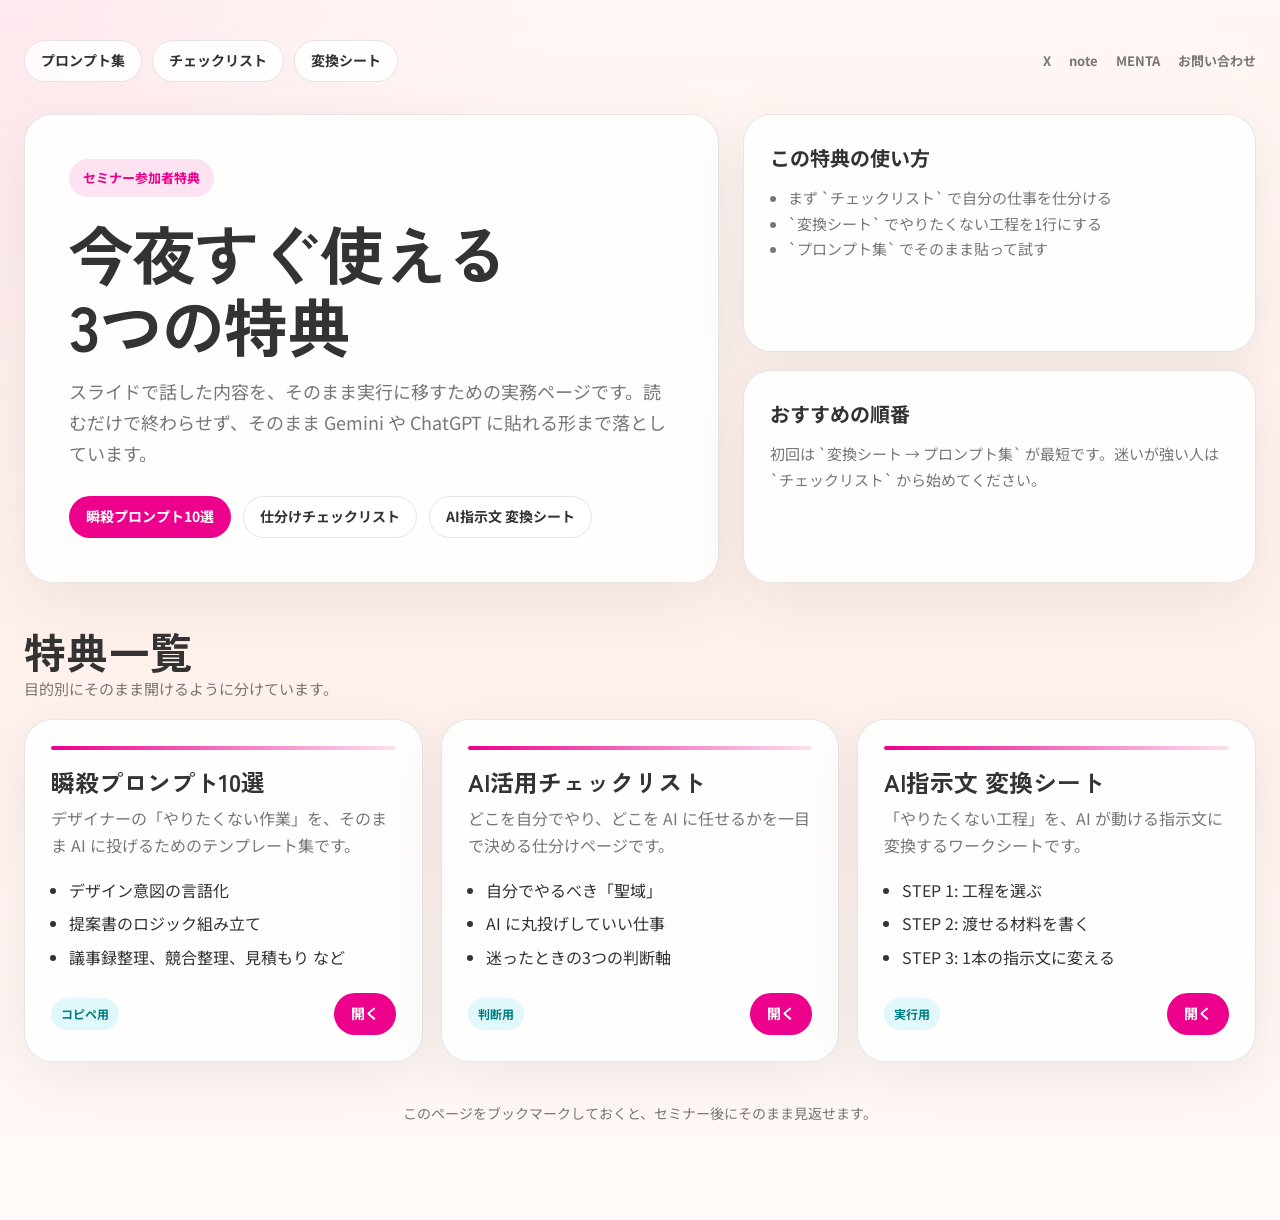
<file: slides/index.html>
<!DOCTYPE html>
<html lang="ja">
<head>
  <meta charset="UTF-8">
  <meta name="viewport" content="width=device-width, initial-scale=1.0">
  <title>参加特典 | ひろしまクリエイターズギルド AIセミナー</title>
  <link rel="icon" href="data:image/svg+xml,%3Csvg xmlns='http://www.w3.org/2000/svg' viewBox='0 0 64 64'%3E%3Crect width='64' height='64' rx='14' fill='%23ec008c'/%3E%3Ctext x='50%25' y='53%25' dominant-baseline='middle' text-anchor='middle' font-family='Arial, sans-serif' font-size='30' font-weight='700' fill='white'%3EAI%3C/text%3E%3C/svg%3E">
  <link rel="preconnect" href="https://fonts.googleapis.com">
  <link rel="preconnect" href="https://fonts.gstatic.com" crossorigin>
  <link href="https://fonts.googleapis.com/css2?family=Noto+Sans+JP:wght@400;700&family=Zen+Kaku+Gothic+New:wght@400;700&display=swap" rel="stylesheet">
  <link rel="stylesheet" href="style.css?v=20260315-tokuten2">
</head>
<body>
  <div class="page-shell">
    <div class="topbar">
      <div class="topbar-links">
        <a class="chip-link" href="prompts.html">プロンプト集</a>
        <a class="chip-link" href="checklist.html">チェックリスト</a>
        <a class="chip-link" href="conversion-sheet.html">変換シート</a>
      </div>
      <div class="topbar-external">
        <a href="https://x.com/kawai_design" target="_blank" rel="noopener">X</a>
        <a href="https://note.com/kawaidesign" target="_blank" rel="noopener">note</a>
        <a href="https://menta.work/plan/16538?ref=mentor_profile" target="_blank" rel="noopener">MENTA</a>
        <a href="https://official-site-4ez.pages.dev" target="_blank" rel="noopener">お問い合わせ</a>
      </div>
    </div>
    <button class="hamburger" id="hamburger" aria-label="メニュー"><span></span><span></span><span></span></button>
    <nav class="mobile-nav" id="mobile-nav">
      <a href="index.html">特典トップ</a>
      <a href="prompts.html">プロンプト集</a>
      <a href="checklist.html">チェックリスト</a>
      <a href="conversion-sheet.html">変換シート</a>
      <hr class="mobile-nav-divider">
      <a href="https://x.com/kawai_design" target="_blank" rel="noopener">X</a>
      <a href="https://note.com/kawaidesign" target="_blank" rel="noopener">note</a>
      <a href="https://menta.work/plan/16538?ref=mentor_profile" target="_blank" rel="noopener">MENTA</a>
      <a href="https://official-site-4ez.pages.dev" target="_blank" rel="noopener">お問い合わせ</a>
    </nav>

    <section class="hero">
      <div class="hero-card">
        <span class="eyebrow">セミナー参加者特典</span>
        <h1>今夜すぐ使える<br>3つの特典</h1>
        <p>スライドで話した内容を、そのまま実行に移すための実務ページです。読むだけで終わらせず、そのまま Gemini や ChatGPT に貼れる形まで落としています。</p>
        <div class="hero-actions">
          <a class="chip-link is-primary" href="prompts.html">瞬殺プロンプト10選</a>
          <a class="chip-link" href="checklist.html">仕分けチェックリスト</a>
          <a class="chip-link" href="conversion-sheet.html">AI指示文 変換シート</a>
        </div>
      </div>
      <div class="hero-side">
        <div class="panel">
          <h2>この特典の使い方</h2>
          <ul>
            <li>まず `チェックリスト` で自分の仕事を仕分ける</li>
            <li>`変換シート` でやりたくない工程を1行にする</li>
            <li>`プロンプト集` でそのまま貼って試す</li>
          </ul>
        </div>
        <div class="panel">
          <h2>おすすめの順番</h2>
          <p>初回は `変換シート → プロンプト集` が最短です。迷いが強い人は `チェックリスト` から始めてください。</p>
        </div>
      </div>
    </section>

    <section class="section">
      <div class="section-title">
        <div>
          <h2>特典一覧</h2>
          <p>目的別にそのまま開けるように分けています。</p>
        </div>
      </div>
      <div class="card-grid">
        <article class="content-card">
          <div class="accent-line"></div>
          <h3>瞬殺プロンプト10選</h3>
          <p>デザイナーの「やりたくない作業」を、そのまま AI に投げるためのテンプレート集です。</p>
          <ul>
            <li>デザイン意図の言語化</li>
            <li>提案書のロジック組み立て</li>
            <li>議事録整理、競合整理、見積もり など</li>
          </ul>
          <div class="card-footer">
            <span class="mini-tag">コピペ用</span>
            <a class="chip-link is-primary" href="prompts.html">開く</a>
          </div>
        </article>

        <article class="content-card">
          <div class="accent-line"></div>
          <h3>AI活用チェックリスト</h3>
          <p>どこを自分でやり、どこを AI に任せるかを一目で決める仕分けページです。</p>
          <ul>
            <li>自分でやるべき「聖域」</li>
            <li>AI に丸投げしていい仕事</li>
            <li>迷ったときの3つの判断軸</li>
          </ul>
          <div class="card-footer">
            <span class="mini-tag">判断用</span>
            <a class="chip-link is-primary" href="checklist.html">開く</a>
          </div>
        </article>

        <article class="content-card">
          <div class="accent-line"></div>
          <h3>AI指示文 変換シート</h3>
          <p>「やりたくない工程」を、AI が動ける指示文に変換するワークシートです。</p>
          <ul>
            <li>STEP 1: 工程を選ぶ</li>
            <li>STEP 2: 渡せる材料を書く</li>
            <li>STEP 3: 1本の指示文に変える</li>
          </ul>
          <div class="card-footer">
            <span class="mini-tag">実行用</span>
            <a class="chip-link is-primary" href="conversion-sheet.html">開く</a>
          </div>
        </article>
      </div>
    </section>

    <p class="footer-note">このページをブックマークしておくと、セミナー後にそのまま見返せます。</p>
  </div>
<script>
  const btn = document.getElementById('hamburger');
  const nav = document.getElementById('mobile-nav');
  btn.addEventListener('click', () => {
    btn.classList.toggle('is-open');
    nav.classList.toggle('is-open');
  });
  nav.addEventListener('click', e => {
    if (e.target === nav) { btn.classList.remove('is-open'); nav.classList.remove('is-open'); }
  });
</script>
</body>
</html>
</file>
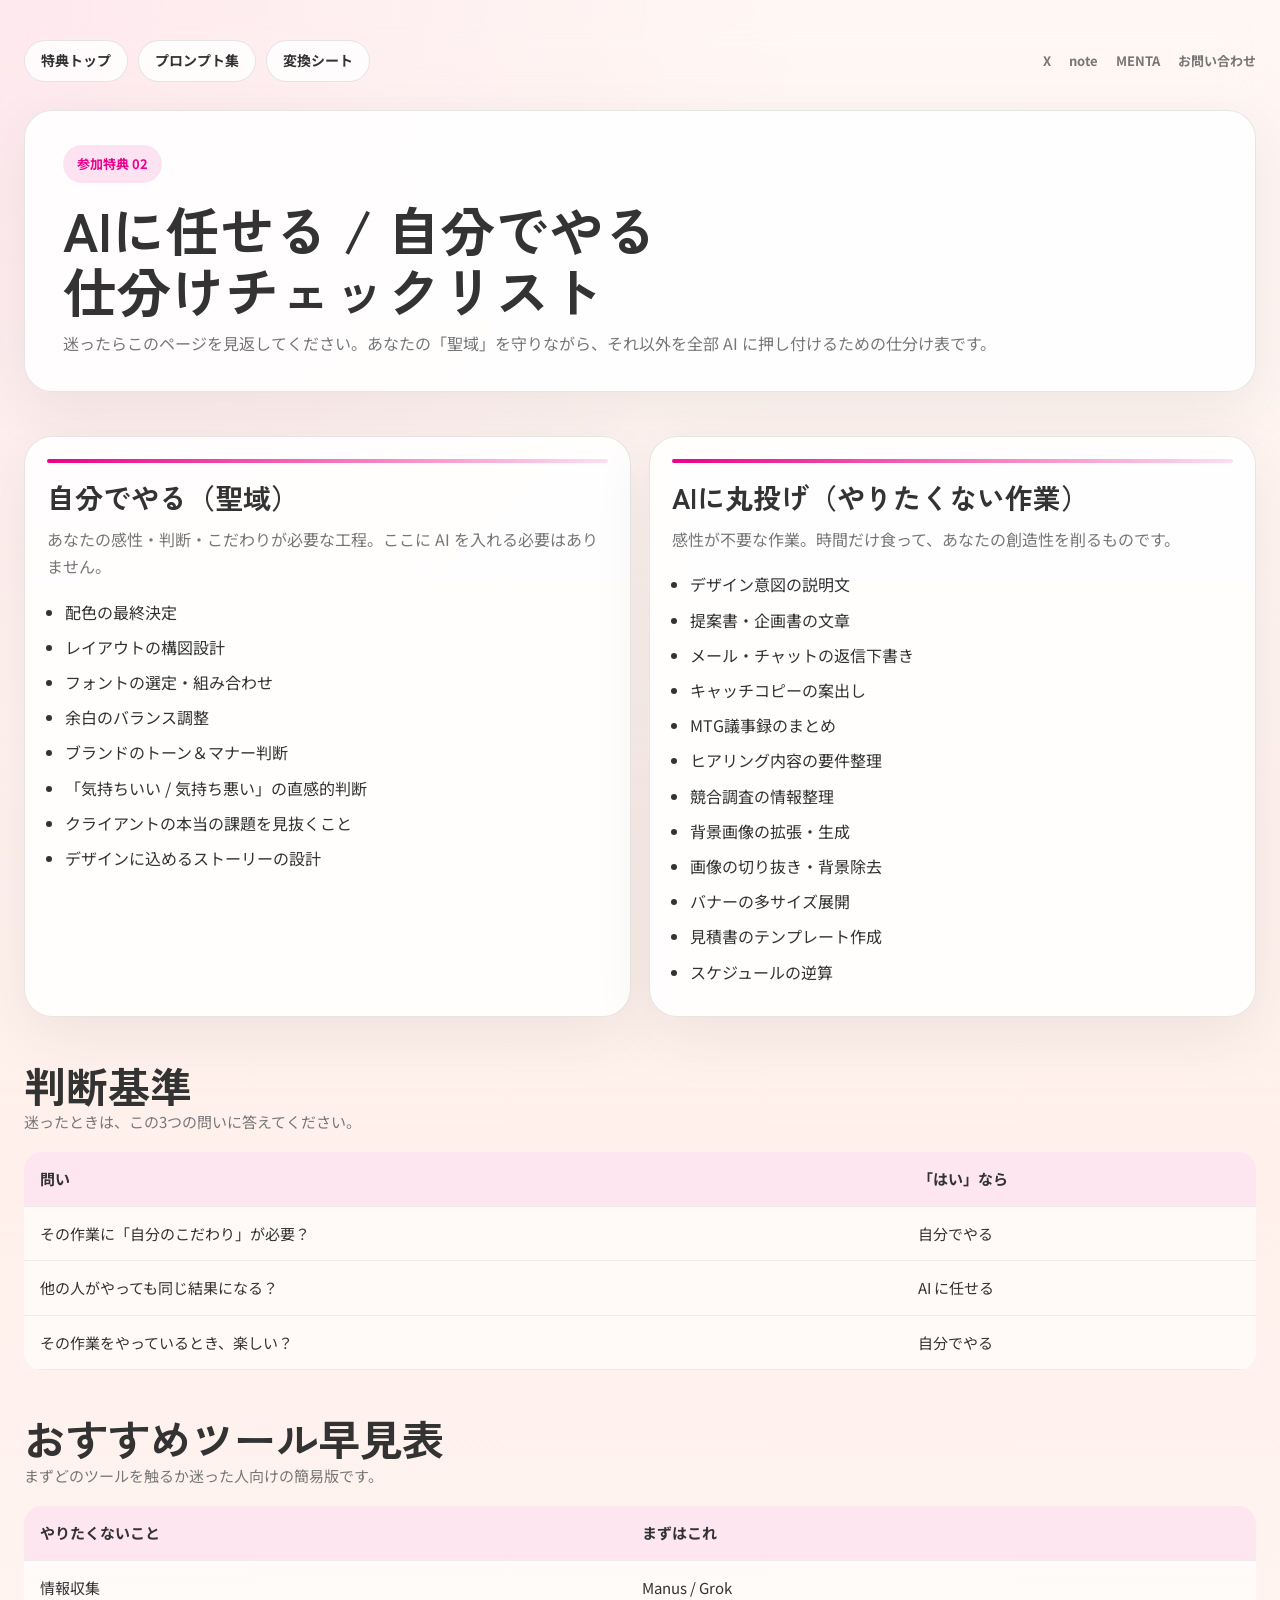
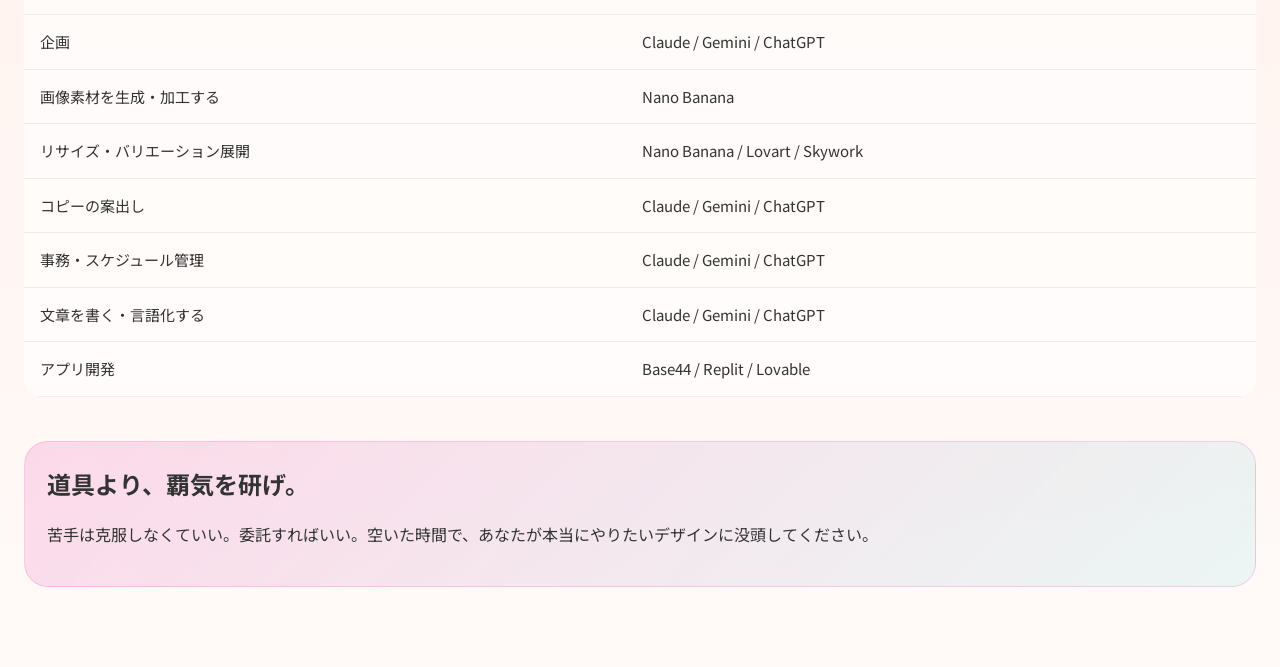
<file: slides/checklist.html>
<!DOCTYPE html>
<html lang="ja">
<head>
  <meta charset="UTF-8">
  <meta name="viewport" content="width=device-width, initial-scale=1.0">
  <title>AI活用チェックリスト | 参加特典</title>
  <link rel="icon" href="data:image/svg+xml,%3Csvg xmlns='http://www.w3.org/2000/svg' viewBox='0 0 64 64'%3E%3Crect width='64' height='64' rx='14' fill='%23ec008c'/%3E%3Ctext x='50%25' y='53%25' dominant-baseline='middle' text-anchor='middle' font-family='Arial, sans-serif' font-size='30' font-weight='700' fill='white'%3EAI%3C/text%3E%3C/svg%3E">
  <link rel="preconnect" href="https://fonts.googleapis.com">
  <link rel="preconnect" href="https://fonts.gstatic.com" crossorigin>
  <link href="https://fonts.googleapis.com/css2?family=Noto+Sans+JP:wght@400;700&family=Zen+Kaku+Gothic+New:wght@400;700&display=swap" rel="stylesheet">
  <link rel="stylesheet" href="style.css?v=20260315-tokuten2">
</head>
<body>
  <div class="page-shell">
    <div class="topbar">
      <div class="topbar-links">
        <a class="chip-link" href="index.html">特典トップ</a>
        <a class="chip-link" href="prompts.html">プロンプト集</a>
        <a class="chip-link" href="conversion-sheet.html">変換シート</a>
      </div>
      <div class="topbar-external">
        <a href="https://x.com/kawai_design" target="_blank" rel="noopener">X</a>
        <a href="https://note.com/kawaidesign" target="_blank" rel="noopener">note</a>
        <a href="https://menta.work/plan/16538?ref=mentor_profile" target="_blank" rel="noopener">MENTA</a>
        <a href="https://official-site-4ez.pages.dev" target="_blank" rel="noopener">お問い合わせ</a>
      </div>
    </div>
    <button class="hamburger" id="hamburger" aria-label="メニュー"><span></span><span></span><span></span></button>
    <nav class="mobile-nav" id="mobile-nav">
      <a href="index.html">特典トップ</a>
      <a href="prompts.html">プロンプト集</a>
      <a href="checklist.html">チェックリスト</a>
      <a href="conversion-sheet.html">変換シート</a>
      <hr class="mobile-nav-divider">
      <a href="https://x.com/kawai_design" target="_blank" rel="noopener">X</a>
      <a href="https://note.com/kawaidesign" target="_blank" rel="noopener">note</a>
      <a href="https://menta.work/plan/16538?ref=mentor_profile" target="_blank" rel="noopener">MENTA</a>
      <a href="https://official-site-4ez.pages.dev" target="_blank" rel="noopener">お問い合わせ</a>
    </nav>

    <section class="hero-card detail-hero">
      <span class="eyebrow">参加特典 02</span>
      <h1>AIに任せる / 自分でやる<br>仕分けチェックリスト</h1>
      <p>迷ったらこのページを見返してください。あなたの「聖域」を守りながら、それ以外を全部 AI に押し付けるための仕分け表です。</p>
    </section>

    <section class="section">
      <div class="check-grid">
        <article class="content-card check-card">
          <div class="accent-line"></div>
          <h2>自分でやる（聖域）</h2>
          <p>あなたの感性・判断・こだわりが必要な工程。ここに AI を入れる必要はありません。</p>
          <ul>
            <li>配色の最終決定</li>
            <li>レイアウトの構図設計</li>
            <li>フォントの選定・組み合わせ</li>
            <li>余白のバランス調整</li>
            <li>ブランドのトーン＆マナー判断</li>
            <li>「気持ちいい / 気持ち悪い」の直感的判断</li>
            <li>クライアントの本当の課題を見抜くこと</li>
            <li>デザインに込めるストーリーの設計</li>
          </ul>
        </article>

        <article class="content-card check-card">
          <div class="accent-line"></div>
          <h2>AIに丸投げ（やりたくない作業）</h2>
          <p>感性が不要な作業。時間だけ食って、あなたの創造性を削るものです。</p>
          <ul>
            <li>デザイン意図の説明文</li>
            <li>提案書・企画書の文章</li>
            <li>メール・チャットの返信下書き</li>
            <li>キャッチコピーの案出し</li>
            <li>MTG議事録のまとめ</li>
            <li>ヒアリング内容の要件整理</li>
            <li>競合調査の情報整理</li>
            <li>背景画像の拡張・生成</li>
            <li>画像の切り抜き・背景除去</li>
            <li>バナーの多サイズ展開</li>
            <li>見積書のテンプレート作成</li>
            <li>スケジュールの逆算</li>
          </ul>
        </article>
      </div>
    </section>

    <section class="section">
      <div class="section-title">
        <div>
          <h2>判断基準</h2>
          <p>迷ったときは、この3つの問いに答えてください。</p>
        </div>
      </div>
      <div class="table-wrap">
        <table>
          <thead>
            <tr>
              <th>問い</th>
              <th>「はい」なら</th>
            </tr>
          </thead>
          <tbody>
            <tr>
              <td>その作業に「自分のこだわり」が必要？</td>
              <td>自分でやる</td>
            </tr>
            <tr>
              <td>他の人がやっても同じ結果になる？</td>
              <td>AI に任せる</td>
            </tr>
            <tr>
              <td>その作業をやっているとき、楽しい？</td>
              <td>自分でやる</td>
            </tr>
          </tbody>
        </table>
      </div>
    </section>

    <section class="section">
      <div class="section-title">
        <div>
          <h2>おすすめツール早見表</h2>
          <p>まずどのツールを触るか迷った人向けの簡易版です。</p>
        </div>
      </div>
      <div class="table-wrap">
        <table>
          <thead>
            <tr>
              <th>やりたくないこと</th>
              <th>まずはこれ</th>
            </tr>
          </thead>
          <tbody>
            <tr>
              <td>情報収集</td>
              <td>Manus / Grok</td>
            </tr>
            <tr>
              <td>企画</td>
              <td>Claude / Gemini / ChatGPT</td>
            </tr>
            <tr>
              <td>画像素材を生成・加工する</td>
              <td>Nano Banana</td>
            </tr>
            <tr>
              <td>リサイズ・バリエーション展開</td>
              <td>Nano Banana / Lovart / Skywork</td>
            </tr>
            <tr>
              <td>コピーの案出し</td>
              <td>Claude / Gemini / ChatGPT</td>
            </tr>
            <tr>
              <td>事務・スケジュール管理</td>
              <td>Claude / Gemini / ChatGPT</td>
            </tr>
            <tr>
              <td>文章を書く・言語化する</td>
              <td>Claude / Gemini / ChatGPT</td>
            </tr>
            <tr>
              <td>アプリ開発</td>
              <td>Base44 / Replit / Lovable</td>
            </tr>
          </tbody>
        </table>
      </div>
    </section>

    <section class="section">
      <div class="callout">
        <h2>道具より、覇気を研げ。</h2>
        <p>苦手は克服しなくていい。委託すればいい。空いた時間で、あなたが本当にやりたいデザインに没頭してください。</p>
      </div>
    </section>
  </div>
<script>
  const btn = document.getElementById('hamburger');
  const nav = document.getElementById('mobile-nav');
  btn.addEventListener('click', () => {
    btn.classList.toggle('is-open');
    nav.classList.toggle('is-open');
  });
  nav.addEventListener('click', e => {
    if (e.target === nav) { btn.classList.remove('is-open'); nav.classList.remove('is-open'); }
  });
</script>
</body>
</html>
</file>
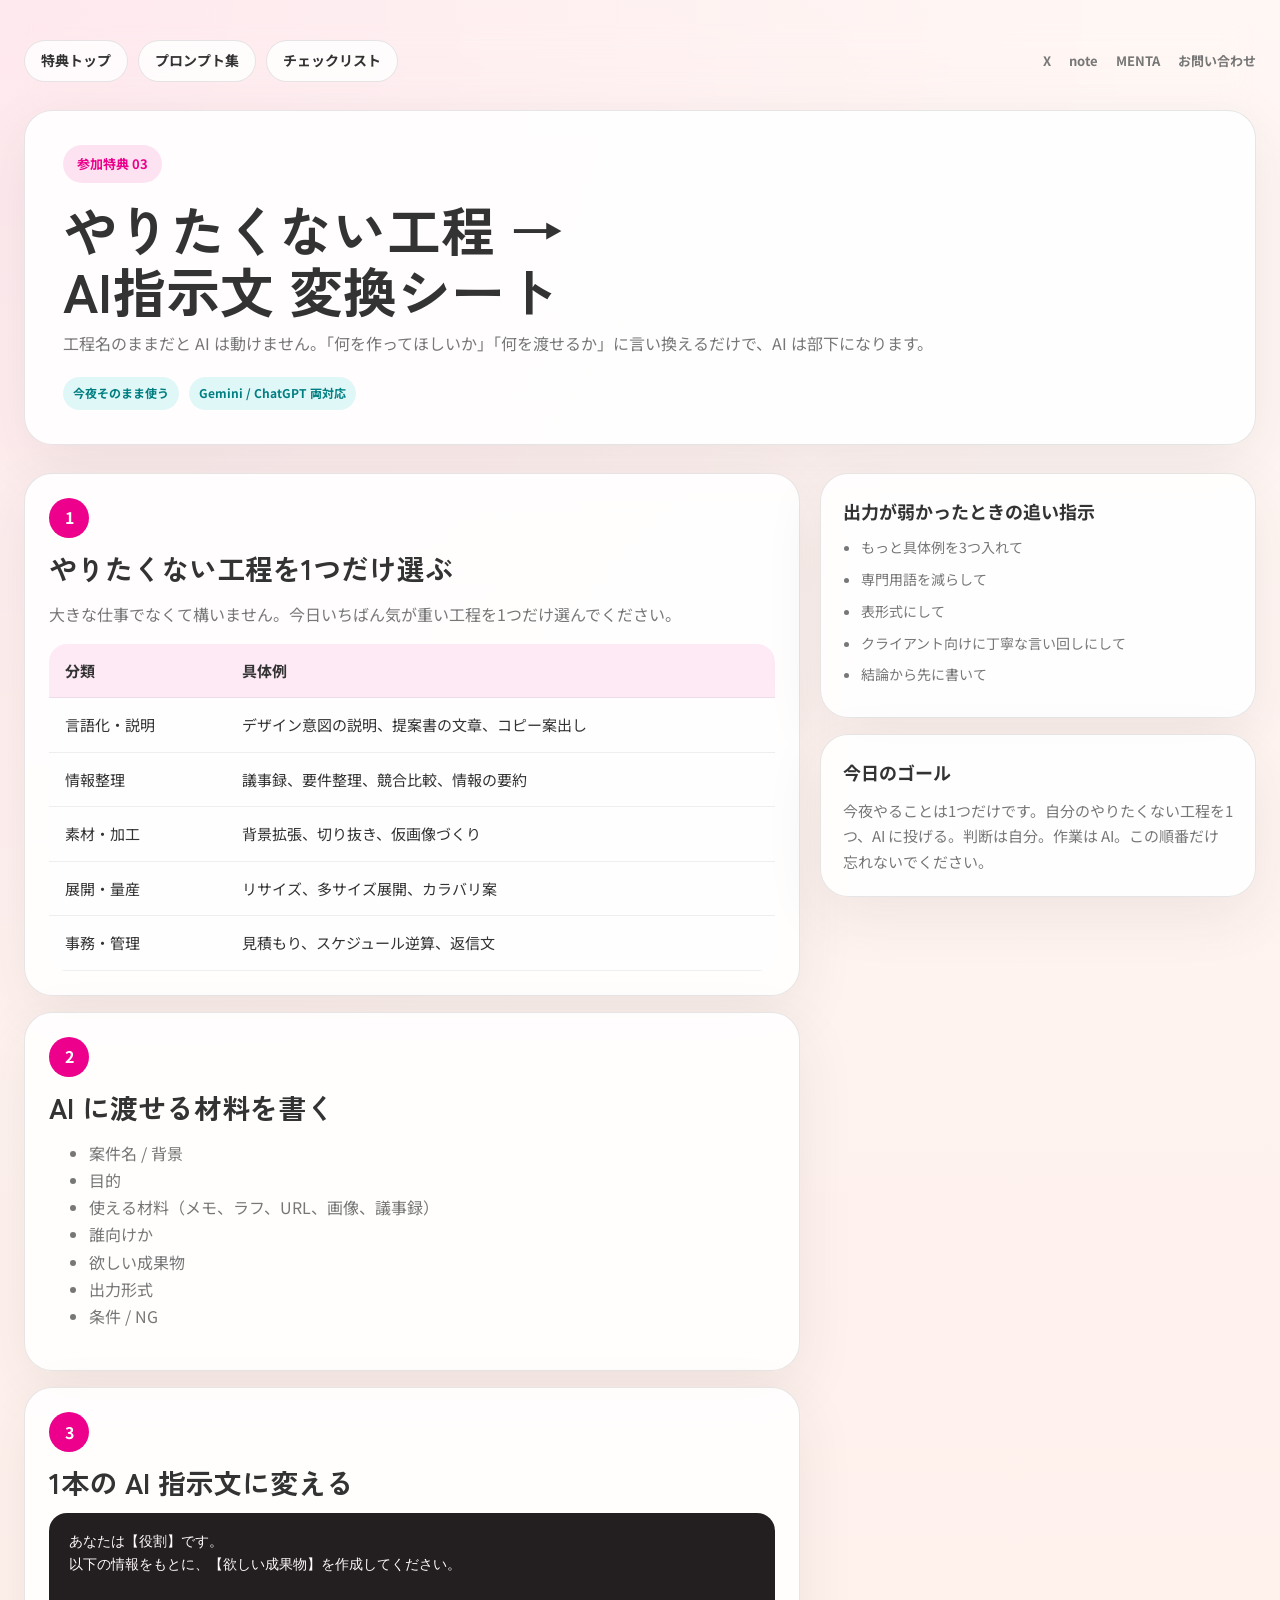
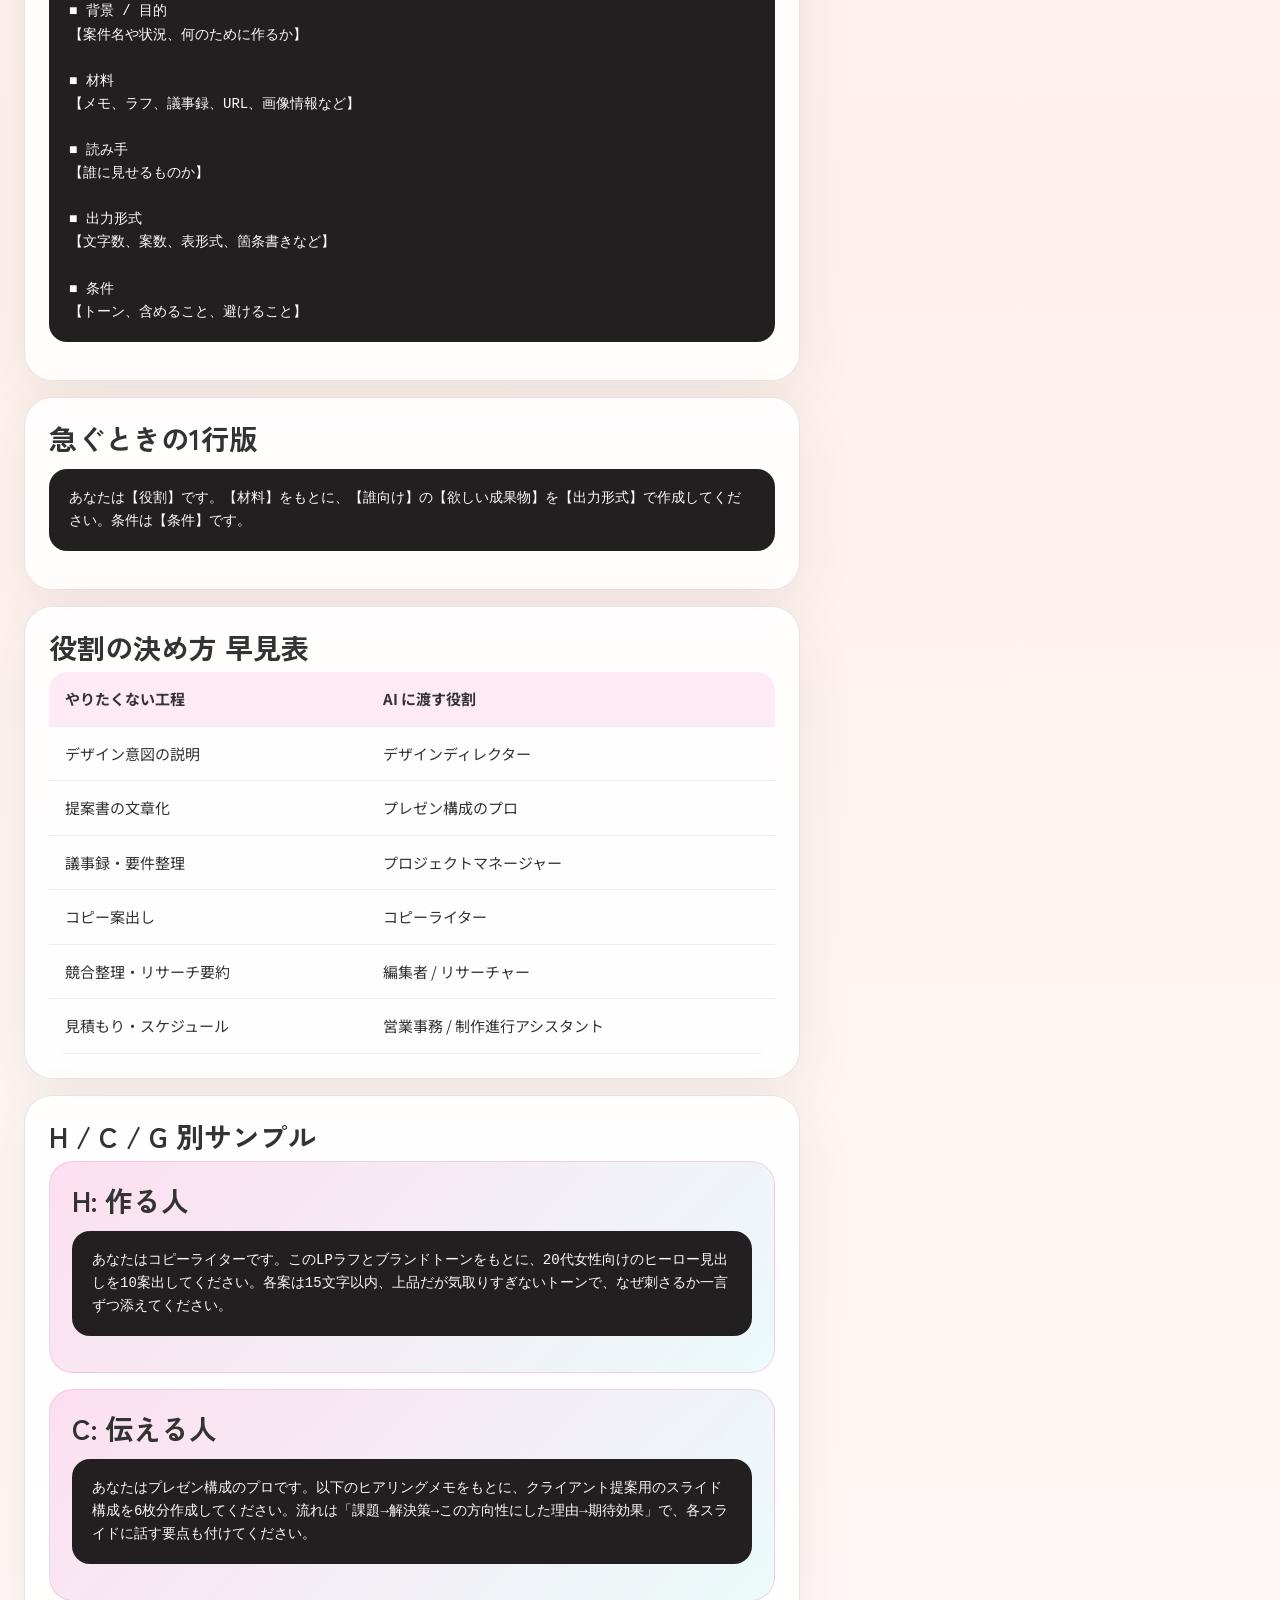
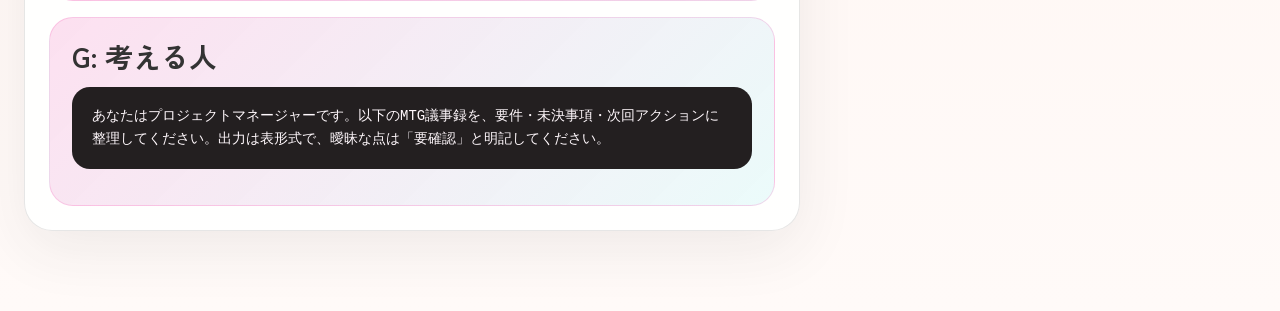
<file: slides/conversion-sheet.html>
<!DOCTYPE html>
<html lang="ja">
<head>
  <meta charset="UTF-8">
  <meta name="viewport" content="width=device-width, initial-scale=1.0">
  <title>AI指示文 変換シート | 参加特典</title>
  <link rel="icon" href="data:image/svg+xml,%3Csvg xmlns='http://www.w3.org/2000/svg' viewBox='0 0 64 64'%3E%3Crect width='64' height='64' rx='14' fill='%23ec008c'/%3E%3Ctext x='50%25' y='53%25' dominant-baseline='middle' text-anchor='middle' font-family='Arial, sans-serif' font-size='30' font-weight='700' fill='white'%3EAI%3C/text%3E%3C/svg%3E">
  <link rel="preconnect" href="https://fonts.googleapis.com">
  <link rel="preconnect" href="https://fonts.gstatic.com" crossorigin>
  <link href="https://fonts.googleapis.com/css2?family=Noto+Sans+JP:wght@400;700&family=Zen+Kaku+Gothic+New:wght@400;700&display=swap" rel="stylesheet">
  <link rel="stylesheet" href="style.css?v=20260315-tokuten2">
</head>
<body>
  <div class="page-shell">
    <div class="topbar">
      <div class="topbar-links">
        <a class="chip-link" href="index.html">特典トップ</a>
        <a class="chip-link" href="prompts.html">プロンプト集</a>
        <a class="chip-link" href="checklist.html">チェックリスト</a>
      </div>
      <div class="topbar-external">
        <a href="https://x.com/kawai_design" target="_blank" rel="noopener">X</a>
        <a href="https://note.com/kawaidesign" target="_blank" rel="noopener">note</a>
        <a href="https://menta.work/plan/16538?ref=mentor_profile" target="_blank" rel="noopener">MENTA</a>
        <a href="https://official-site-4ez.pages.dev" target="_blank" rel="noopener">お問い合わせ</a>
      </div>
    </div>
    <button class="hamburger" id="hamburger" aria-label="メニュー"><span></span><span></span><span></span></button>
    <nav class="mobile-nav" id="mobile-nav">
      <a href="index.html">特典トップ</a>
      <a href="prompts.html">プロンプト集</a>
      <a href="checklist.html">チェックリスト</a>
      <a href="conversion-sheet.html">変換シート</a>
      <hr class="mobile-nav-divider">
      <a href="https://x.com/kawai_design" target="_blank" rel="noopener">X</a>
      <a href="https://note.com/kawaidesign" target="_blank" rel="noopener">note</a>
      <a href="https://menta.work/plan/16538?ref=mentor_profile" target="_blank" rel="noopener">MENTA</a>
      <a href="https://official-site-4ez.pages.dev" target="_blank" rel="noopener">お問い合わせ</a>
    </nav>

    <section class="hero-card detail-hero">
      <span class="eyebrow">参加特典 03</span>
      <h1>やりたくない工程 →<br>AI指示文 変換シート</h1>
      <p>工程名のままだと AI は動けません。「何を作ってほしいか」「何を渡せるか」に言い換えるだけで、AI は部下になります。</p>
      <div class="detail-meta">
        <span class="mini-tag">今夜そのまま使う</span>
        <span class="mini-tag">Gemini / ChatGPT 両対応</span>
      </div>
    </section>

    <section class="detail-grid">
      <div class="sheet-steps">
        <article class="sheet-card sheet-step">
          <h2>やりたくない工程を1つだけ選ぶ</h2>
          <p>大きな仕事でなくて構いません。今日いちばん気が重い工程を1つだけ選んでください。</p>
          <div class="table-wrap">
            <table>
              <thead>
                <tr>
                  <th>分類</th>
                  <th>具体例</th>
                </tr>
              </thead>
              <tbody>
                <tr>
                  <td>言語化・説明</td>
                  <td>デザイン意図の説明、提案書の文章、コピー案出し</td>
                </tr>
                <tr>
                  <td>情報整理</td>
                  <td>議事録、要件整理、競合比較、情報の要約</td>
                </tr>
                <tr>
                  <td>素材・加工</td>
                  <td>背景拡張、切り抜き、仮画像づくり</td>
                </tr>
                <tr>
                  <td>展開・量産</td>
                  <td>リサイズ、多サイズ展開、カラバリ案</td>
                </tr>
                <tr>
                  <td>事務・管理</td>
                  <td>見積もり、スケジュール逆算、返信文</td>
                </tr>
              </tbody>
            </table>
          </div>
        </article>

        <article class="sheet-card sheet-step">
          <h2>AI に渡せる材料を書く</h2>
          <ul>
            <li>案件名 / 背景</li>
            <li>目的</li>
            <li>使える材料（メモ、ラフ、URL、画像、議事録）</li>
            <li>誰向けか</li>
            <li>欲しい成果物</li>
            <li>出力形式</li>
            <li>条件 / NG</li>
          </ul>
        </article>

        <article class="sheet-card sheet-step">
          <h2>1本の AI 指示文に変える</h2>
<pre><code>あなたは【役割】です。
以下の情報をもとに、【欲しい成果物】を作成してください。

■ 背景 / 目的
【案件名や状況、何のために作るか】

■ 材料
【メモ、ラフ、議事録、URL、画像情報など】

■ 読み手
【誰に見せるものか】

■ 出力形式
【文字数、案数、表形式、箇条書きなど】

■ 条件
【トーン、含めること、避けること】</code></pre>
        </article>

        <article class="sheet-card">
          <h2>急ぐときの1行版</h2>
<pre><code>あなたは【役割】です。【材料】をもとに、【誰向け】の【欲しい成果物】を【出力形式】で作成してください。条件は【条件】です。</code></pre>
        </article>

        <article class="sheet-card">
          <h2>役割の決め方 早見表</h2>
          <div class="table-wrap">
            <table>
              <thead>
                <tr>
                  <th>やりたくない工程</th>
                  <th>AI に渡す役割</th>
                </tr>
              </thead>
              <tbody>
                <tr>
                  <td>デザイン意図の説明</td>
                  <td>デザインディレクター</td>
                </tr>
                <tr>
                  <td>提案書の文章化</td>
                  <td>プレゼン構成のプロ</td>
                </tr>
                <tr>
                  <td>議事録・要件整理</td>
                  <td>プロジェクトマネージャー</td>
                </tr>
                <tr>
                  <td>コピー案出し</td>
                  <td>コピーライター</td>
                </tr>
                <tr>
                  <td>競合整理・リサーチ要約</td>
                  <td>編集者 / リサーチャー</td>
                </tr>
                <tr>
                  <td>見積もり・スケジュール</td>
                  <td>営業事務 / 制作進行アシスタント</td>
                </tr>
              </tbody>
            </table>
          </div>
        </article>

        <article class="sheet-card">
          <h2>H / C / G 別サンプル</h2>
          <div class="sheet-list">
            <div class="callout">
              <h2>H: 作る人</h2>
<pre><code>あなたはコピーライターです。このLPラフとブランドトーンをもとに、20代女性向けのヒーロー見出しを10案出してください。各案は15文字以内、上品だが気取りすぎないトーンで、なぜ刺さるか一言ずつ添えてください。</code></pre>
            </div>
            <div class="callout">
              <h2>C: 伝える人</h2>
<pre><code>あなたはプレゼン構成のプロです。以下のヒアリングメモをもとに、クライアント提案用のスライド構成を6枚分作成してください。流れは「課題→解決策→この方向性にした理由→期待効果」で、各スライドに話す要点も付けてください。</code></pre>
            </div>
            <div class="callout">
              <h2>G: 考える人</h2>
<pre><code>あなたはプロジェクトマネージャーです。以下のMTG議事録を、要件・未決事項・次回アクションに整理してください。出力は表形式で、曖昧な点は「要確認」と明記してください。</code></pre>
            </div>
          </div>
        </article>
      </div>

      <aside class="sidebar-stack">
        <div class="panel">
          <h3>出力が弱かったときの追い指示</h3>
          <ul>
            <li>もっと具体例を3つ入れて</li>
            <li>専門用語を減らして</li>
            <li>表形式にして</li>
            <li>クライアント向けに丁寧な言い回しにして</li>
            <li>結論から先に書いて</li>
          </ul>
        </div>
        <div class="panel">
          <h3>今日のゴール</h3>
          <p>今夜やることは1つだけです。自分のやりたくない工程を1つ、AI に投げる。判断は自分。作業は AI。この順番だけ忘れないでください。</p>
        </div>
      </aside>
    </section>
  </div>
<script>
  const btn = document.getElementById('hamburger');
  const nav = document.getElementById('mobile-nav');
  btn.addEventListener('click', () => {
    btn.classList.toggle('is-open');
    nav.classList.toggle('is-open');
  });
  nav.addEventListener('click', e => {
    if (e.target === nav) { btn.classList.remove('is-open'); nav.classList.remove('is-open'); }
  });
</script>
</body>
</html>
</file>
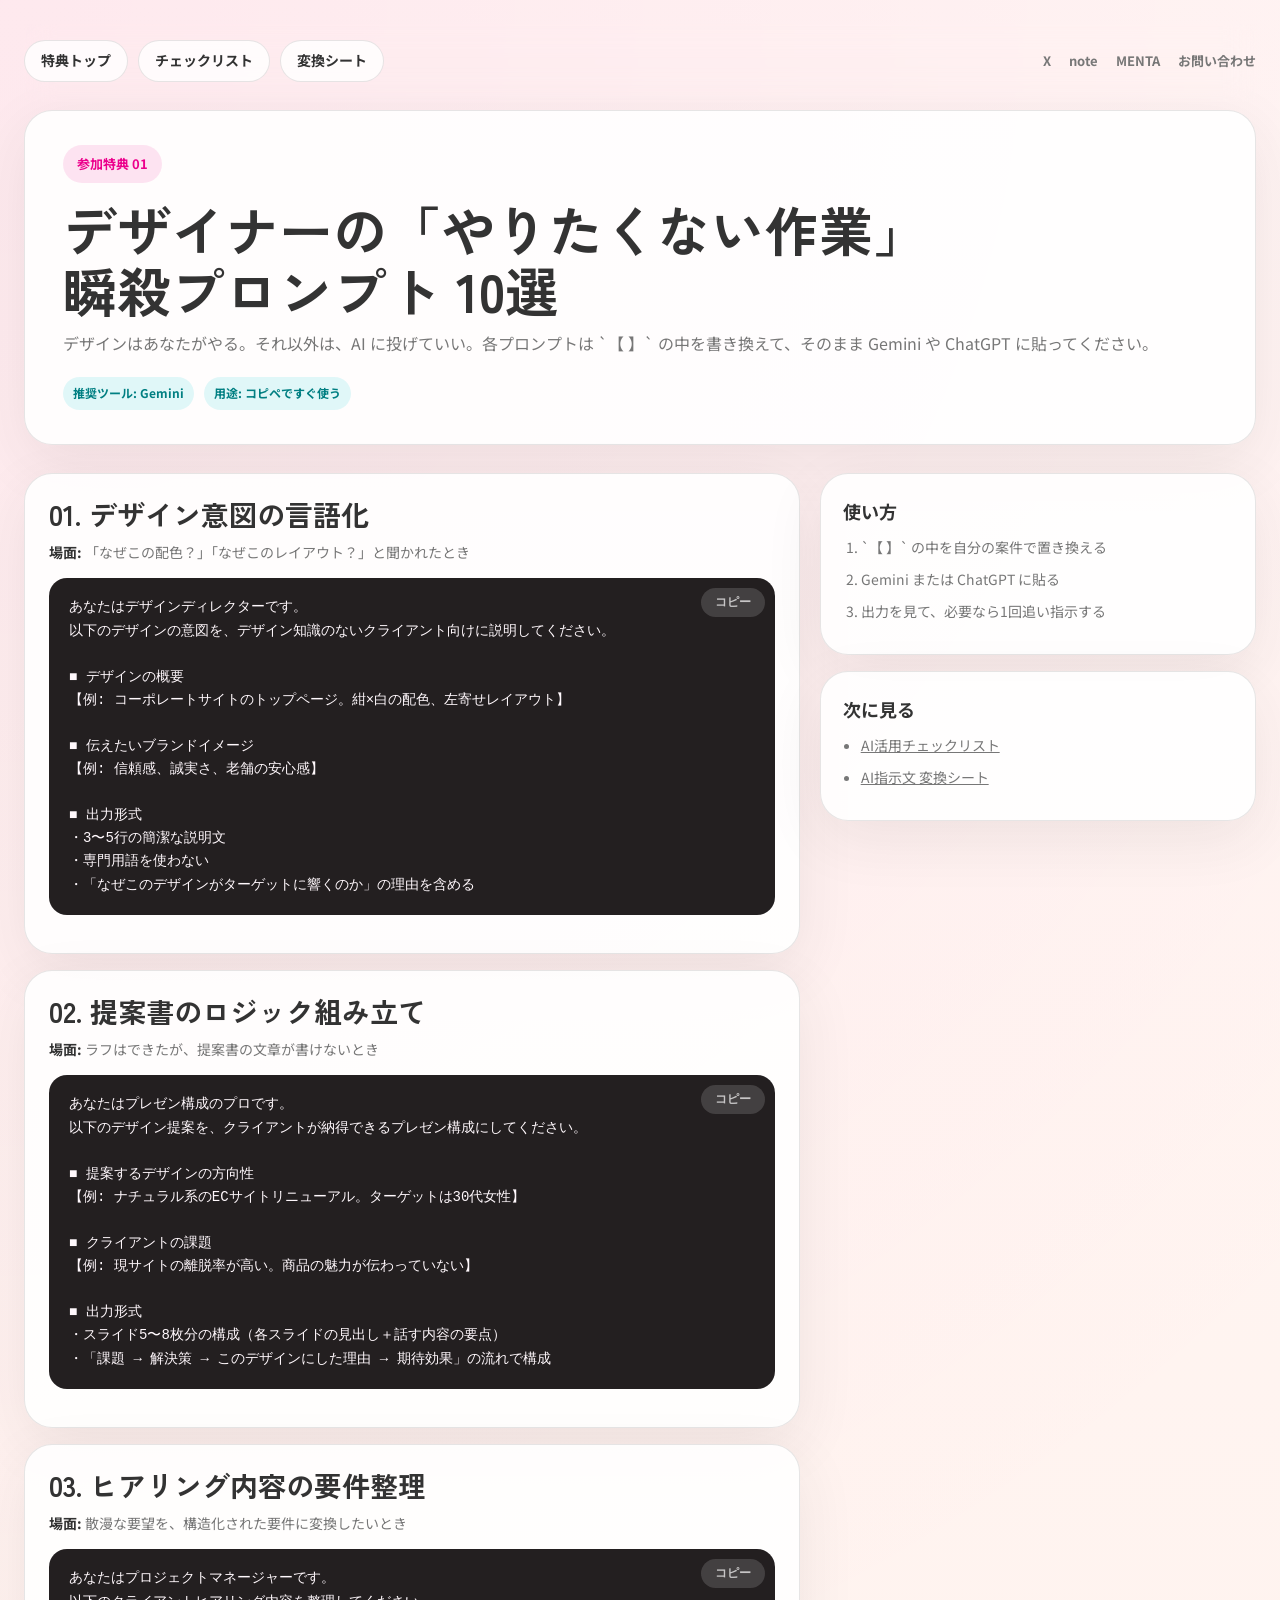
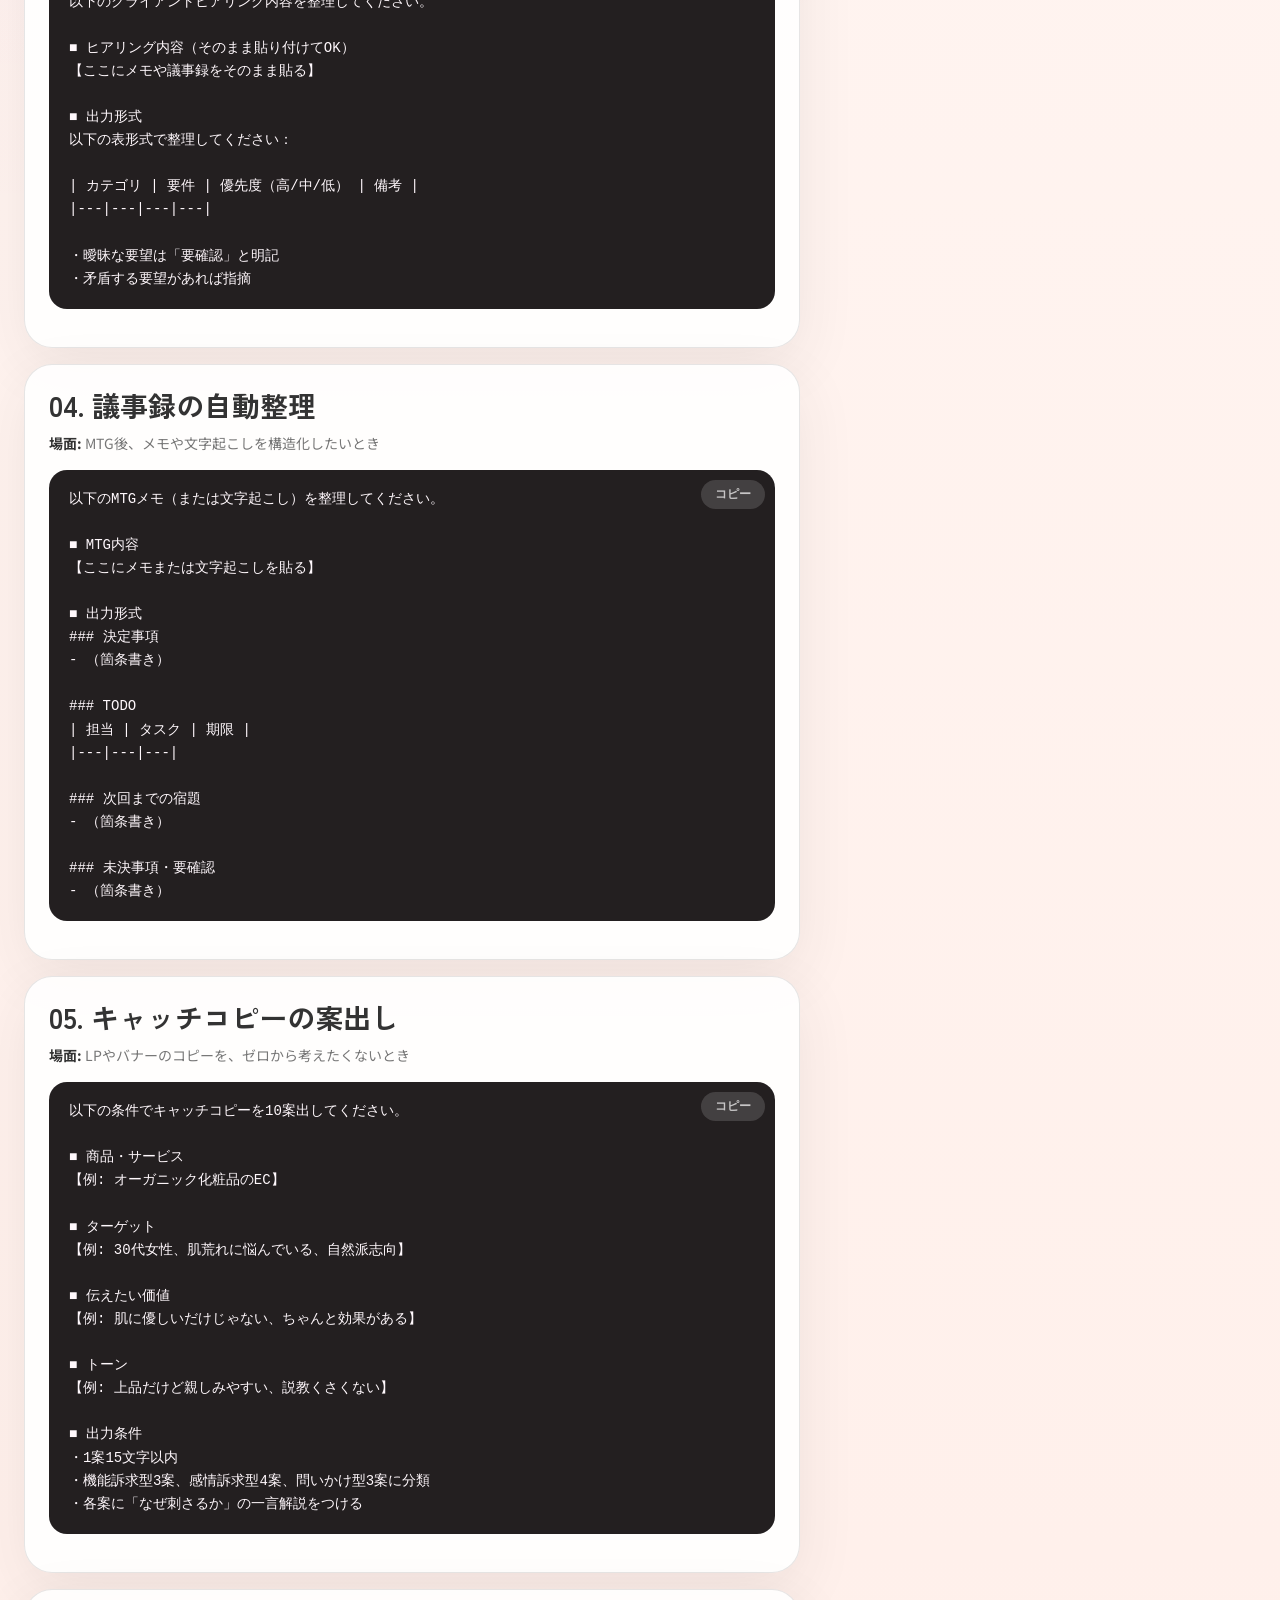
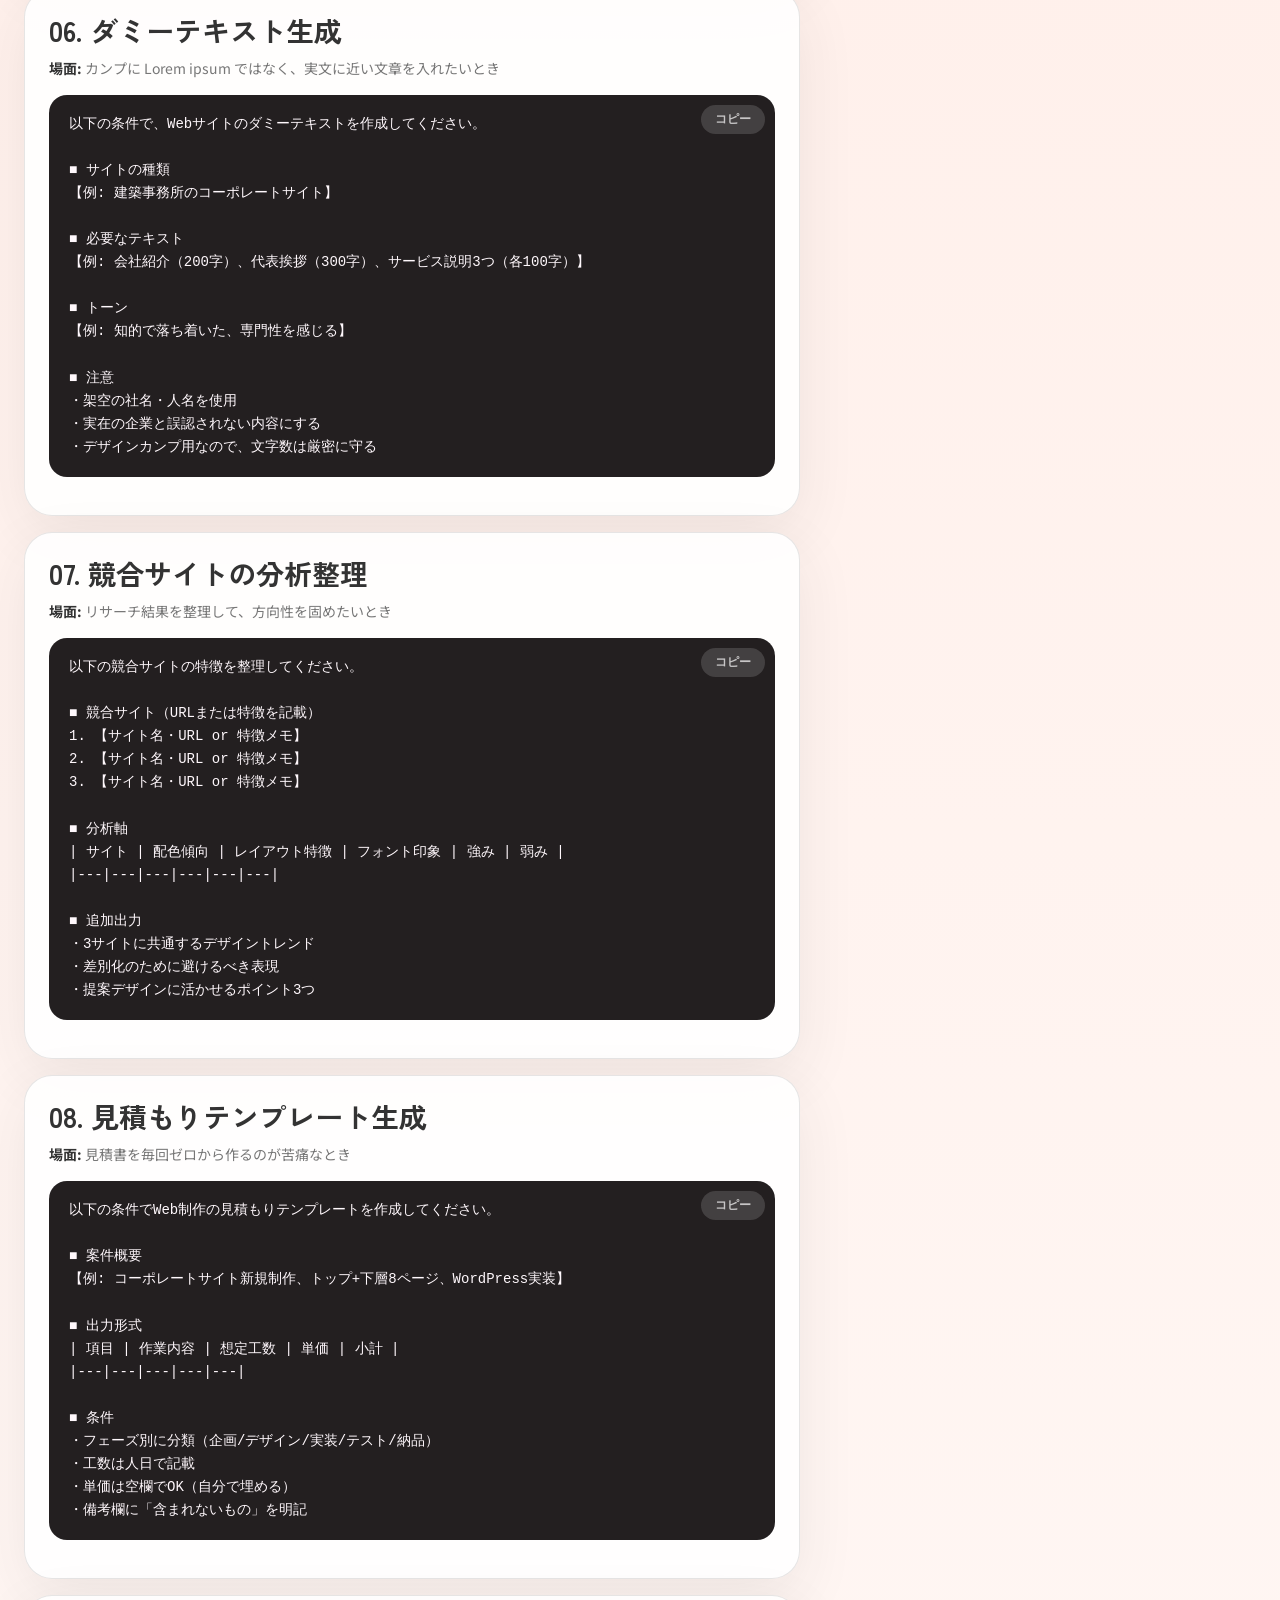
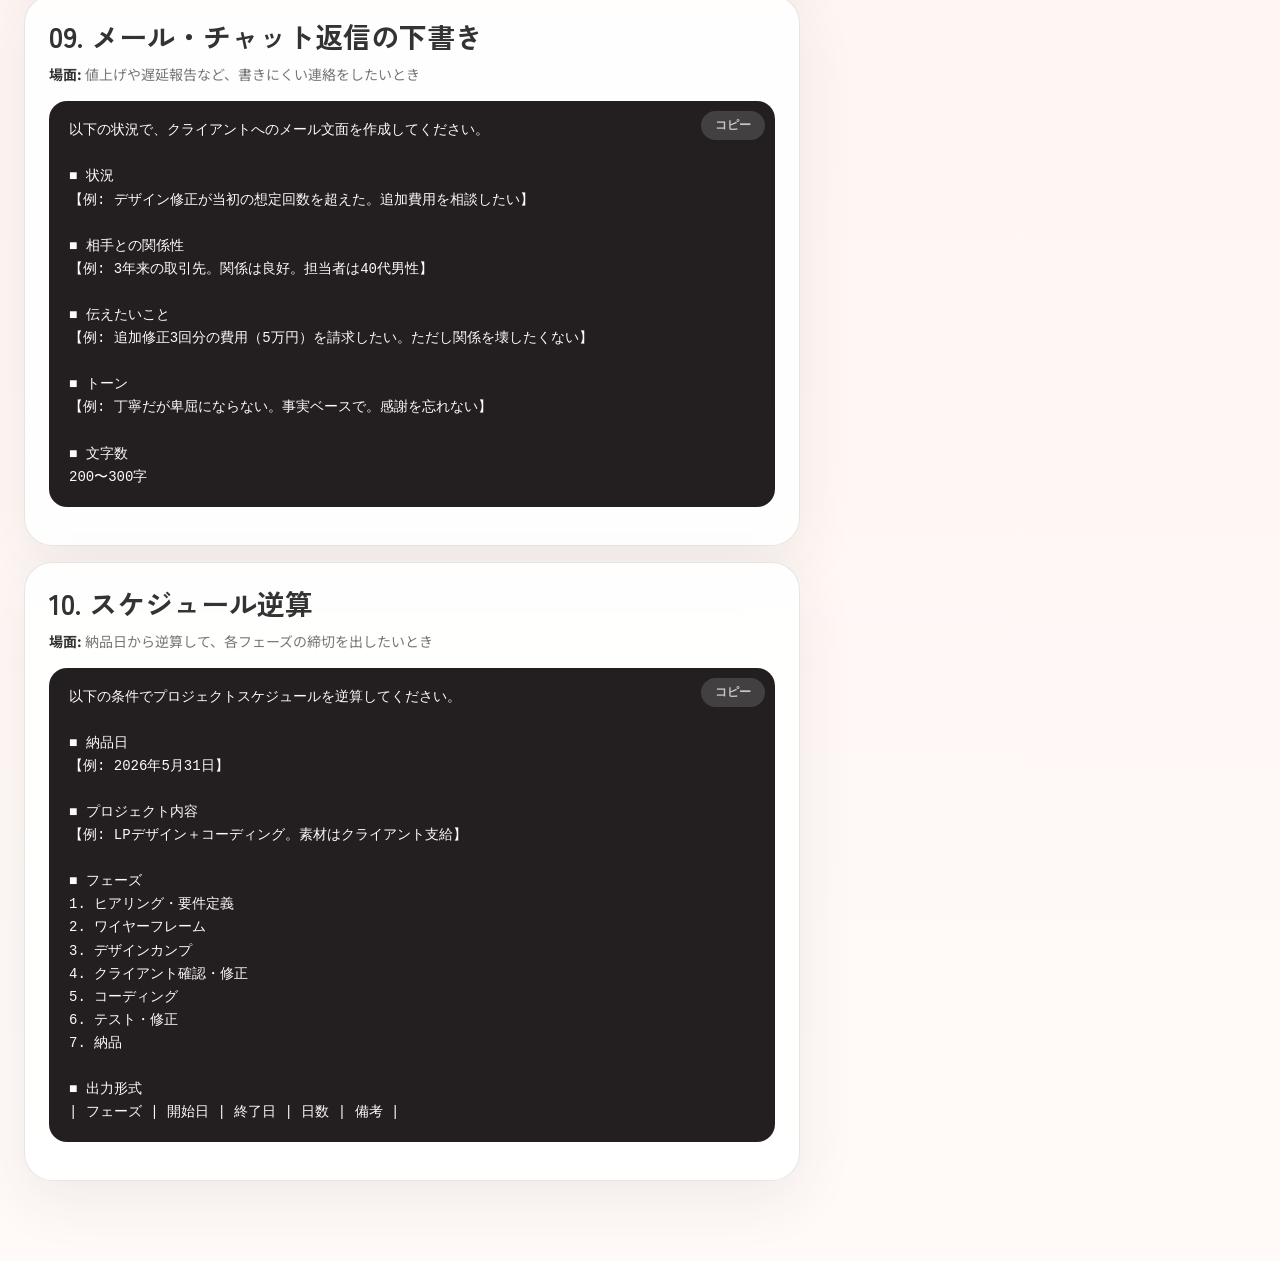
<file: slides/prompts.html>
<!DOCTYPE html>
<html lang="ja">
<head>
  <meta charset="UTF-8">
  <meta name="viewport" content="width=device-width, initial-scale=1.0">
  <title>瞬殺プロンプト10選 | 参加特典</title>
  <link rel="icon" href="data:image/svg+xml,%3Csvg xmlns='http://www.w3.org/2000/svg' viewBox='0 0 64 64'%3E%3Crect width='64' height='64' rx='14' fill='%23ec008c'/%3E%3Ctext x='50%25' y='53%25' dominant-baseline='middle' text-anchor='middle' font-family='Arial, sans-serif' font-size='30' font-weight='700' fill='white'%3EAI%3C/text%3E%3C/svg%3E">
  <link rel="preconnect" href="https://fonts.googleapis.com">
  <link rel="preconnect" href="https://fonts.gstatic.com" crossorigin>
  <link href="https://fonts.googleapis.com/css2?family=Noto+Sans+JP:wght@400;700&family=Zen+Kaku+Gothic+New:wght@400;700&display=swap" rel="stylesheet">
  <link rel="stylesheet" href="style.css?v=20260315-tokuten2">
</head>
<body>
  <div class="page-shell">
    <div class="topbar">
      <div class="topbar-links">
        <a class="chip-link" href="index.html">特典トップ</a>
        <a class="chip-link" href="checklist.html">チェックリスト</a>
        <a class="chip-link" href="conversion-sheet.html">変換シート</a>
      </div>
      <div class="topbar-external">
        <a href="https://x.com/kawai_design" target="_blank" rel="noopener">X</a>
        <a href="https://note.com/kawaidesign" target="_blank" rel="noopener">note</a>
        <a href="https://menta.work/plan/16538?ref=mentor_profile" target="_blank" rel="noopener">MENTA</a>
        <a href="https://official-site-4ez.pages.dev" target="_blank" rel="noopener">お問い合わせ</a>
      </div>
    </div>
    <button class="hamburger" id="hamburger" aria-label="メニュー"><span></span><span></span><span></span></button>
    <nav class="mobile-nav" id="mobile-nav">
      <a href="index.html">特典トップ</a>
      <a href="prompts.html">プロンプト集</a>
      <a href="checklist.html">チェックリスト</a>
      <a href="conversion-sheet.html">変換シート</a>
      <hr class="mobile-nav-divider">
      <a href="https://x.com/kawai_design" target="_blank" rel="noopener">X</a>
      <a href="https://note.com/kawaidesign" target="_blank" rel="noopener">note</a>
      <a href="https://menta.work/plan/16538?ref=mentor_profile" target="_blank" rel="noopener">MENTA</a>
      <a href="https://official-site-4ez.pages.dev" target="_blank" rel="noopener">お問い合わせ</a>
    </nav>

    <section class="hero-card detail-hero">
      <span class="eyebrow">参加特典 01</span>
      <h1>デザイナーの「やりたくない作業」<br>瞬殺プロンプト 10選</h1>
      <p>デザインはあなたがやる。それ以外は、AI に投げていい。各プロンプトは `【 】` の中を書き換えて、そのまま Gemini や ChatGPT に貼ってください。</p>
      <div class="detail-meta">
        <span class="mini-tag">推奨ツール: Gemini</span>
        <span class="mini-tag">用途: コピペですぐ使う</span>
      </div>
    </section>

    <section class="detail-grid">
      <div class="prompt-list">
        <article class="prompt-card">
          <h2>01. デザイン意図の言語化</h2>
          <p class="scene"><strong>場面:</strong> 「なぜこの配色？」「なぜこのレイアウト？」と聞かれたとき</p>
<div class="code-wrap"><button class="copy-btn" type="button">コピー</button><pre><code>あなたはデザインディレクターです。
以下のデザインの意図を、デザイン知識のないクライアント向けに説明してください。

■ デザインの概要
【例: コーポレートサイトのトップページ。紺×白の配色、左寄せレイアウト】

■ 伝えたいブランドイメージ
【例: 信頼感、誠実さ、老舗の安心感】

■ 出力形式
・3〜5行の簡潔な説明文
・専門用語を使わない
・「なぜこのデザインがターゲットに響くのか」の理由を含める</code></pre></div>
        </article>

        <article class="prompt-card">
          <h2>02. 提案書のロジック組み立て</h2>
          <p class="scene"><strong>場面:</strong> ラフはできたが、提案書の文章が書けないとき</p>
<div class="code-wrap"><button class="copy-btn" type="button">コピー</button><pre><code>あなたはプレゼン構成のプロです。
以下のデザイン提案を、クライアントが納得できるプレゼン構成にしてください。

■ 提案するデザインの方向性
【例: ナチュラル系のECサイトリニューアル。ターゲットは30代女性】

■ クライアントの課題
【例: 現サイトの離脱率が高い。商品の魅力が伝わっていない】

■ 出力形式
・スライド5〜8枚分の構成（各スライドの見出し＋話す内容の要点）
・「課題 → 解決策 → このデザインにした理由 → 期待効果」の流れで構成</code></pre></div>
        </article>

        <article class="prompt-card">
          <h2>03. ヒアリング内容の要件整理</h2>
          <p class="scene"><strong>場面:</strong> 散漫な要望を、構造化された要件に変換したいとき</p>
<div class="code-wrap"><button class="copy-btn" type="button">コピー</button><pre><code>あなたはプロジェクトマネージャーです。
以下のクライアントヒアリング内容を整理してください。

■ ヒアリング内容（そのまま貼り付けてOK）
【ここにメモや議事録をそのまま貼る】

■ 出力形式
以下の表形式で整理してください：

| カテゴリ | 要件 | 優先度（高/中/低） | 備考 |
|---|---|---|---|

・曖昧な要望は「要確認」と明記
・矛盾する要望があれば指摘</code></pre></div>
        </article>

        <article class="prompt-card">
          <h2>04. 議事録の自動整理</h2>
          <p class="scene"><strong>場面:</strong> MTG後、メモや文字起こしを構造化したいとき</p>
<div class="code-wrap"><button class="copy-btn" type="button">コピー</button><pre><code>以下のMTGメモ（または文字起こし）を整理してください。

■ MTG内容
【ここにメモまたは文字起こしを貼る】

■ 出力形式
### 決定事項
- （箇条書き）

### TODO
| 担当 | タスク | 期限 |
|---|---|---|

### 次回までの宿題
- （箇条書き）

### 未決事項・要確認
- （箇条書き）</code></pre></div>
        </article>

        <article class="prompt-card">
          <h2>05. キャッチコピーの案出し</h2>
          <p class="scene"><strong>場面:</strong> LPやバナーのコピーを、ゼロから考えたくないとき</p>
<div class="code-wrap"><button class="copy-btn" type="button">コピー</button><pre><code>以下の条件でキャッチコピーを10案出してください。

■ 商品・サービス
【例: オーガニック化粧品のEC】

■ ターゲット
【例: 30代女性、肌荒れに悩んでいる、自然派志向】

■ 伝えたい価値
【例: 肌に優しいだけじゃない、ちゃんと効果がある】

■ トーン
【例: 上品だけど親しみやすい、説教くさくない】

■ 出力条件
・1案15文字以内
・機能訴求型3案、感情訴求型4案、問いかけ型3案に分類
・各案に「なぜ刺さるか」の一言解説をつける</code></pre></div>
        </article>

        <article class="prompt-card">
          <h2>06. ダミーテキスト生成</h2>
          <p class="scene"><strong>場面:</strong> カンプに Lorem ipsum ではなく、実文に近い文章を入れたいとき</p>
<div class="code-wrap"><button class="copy-btn" type="button">コピー</button><pre><code>以下の条件で、Webサイトのダミーテキストを作成してください。

■ サイトの種類
【例: 建築事務所のコーポレートサイト】

■ 必要なテキスト
【例: 会社紹介（200字）、代表挨拶（300字）、サービス説明3つ（各100字）】

■ トーン
【例: 知的で落ち着いた、専門性を感じる】

■ 注意
・架空の社名・人名を使用
・実在の企業と誤認されない内容にする
・デザインカンプ用なので、文字数は厳密に守る</code></pre></div>
        </article>

        <article class="prompt-card">
          <h2>07. 競合サイトの分析整理</h2>
          <p class="scene"><strong>場面:</strong> リサーチ結果を整理して、方向性を固めたいとき</p>
<div class="code-wrap"><button class="copy-btn" type="button">コピー</button><pre><code>以下の競合サイトの特徴を整理してください。

■ 競合サイト（URLまたは特徴を記載）
1. 【サイト名・URL or 特徴メモ】
2. 【サイト名・URL or 特徴メモ】
3. 【サイト名・URL or 特徴メモ】

■ 分析軸
| サイト | 配色傾向 | レイアウト特徴 | フォント印象 | 強み | 弱み |
|---|---|---|---|---|---|

■ 追加出力
・3サイトに共通するデザイントレンド
・差別化のために避けるべき表現
・提案デザインに活かせるポイント3つ</code></pre></div>
        </article>

        <article class="prompt-card">
          <h2>08. 見積もりテンプレート生成</h2>
          <p class="scene"><strong>場面:</strong> 見積書を毎回ゼロから作るのが苦痛なとき</p>
<div class="code-wrap"><button class="copy-btn" type="button">コピー</button><pre><code>以下の条件でWeb制作の見積もりテンプレートを作成してください。

■ 案件概要
【例: コーポレートサイト新規制作、トップ+下層8ページ、WordPress実装】

■ 出力形式
| 項目 | 作業内容 | 想定工数 | 単価 | 小計 |
|---|---|---|---|---|

■ 条件
・フェーズ別に分類（企画/デザイン/実装/テスト/納品）
・工数は人日で記載
・単価は空欄でOK（自分で埋める）
・備考欄に「含まれないもの」を明記</code></pre></div>
        </article>

        <article class="prompt-card">
          <h2>09. メール・チャット返信の下書き</h2>
          <p class="scene"><strong>場面:</strong> 値上げや遅延報告など、書きにくい連絡をしたいとき</p>
<div class="code-wrap"><button class="copy-btn" type="button">コピー</button><pre><code>以下の状況で、クライアントへのメール文面を作成してください。

■ 状況
【例: デザイン修正が当初の想定回数を超えた。追加費用を相談したい】

■ 相手との関係性
【例: 3年来の取引先。関係は良好。担当者は40代男性】

■ 伝えたいこと
【例: 追加修正3回分の費用（5万円）を請求したい。ただし関係を壊したくない】

■ トーン
【例: 丁寧だが卑屈にならない。事実ベースで。感謝を忘れない】

■ 文字数
200〜300字</code></pre></div>
        </article>

        <article class="prompt-card">
          <h2>10. スケジュール逆算</h2>
          <p class="scene"><strong>場面:</strong> 納品日から逆算して、各フェーズの締切を出したいとき</p>
<div class="code-wrap"><button class="copy-btn" type="button">コピー</button><pre><code>以下の条件でプロジェクトスケジュールを逆算してください。

■ 納品日
【例: 2026年5月31日】

■ プロジェクト内容
【例: LPデザイン＋コーディング。素材はクライアント支給】

■ フェーズ
1. ヒアリング・要件定義
2. ワイヤーフレーム
3. デザインカンプ
4. クライアント確認・修正
5. コーディング
6. テスト・修正
7. 納品

■ 出力形式
| フェーズ | 開始日 | 終了日 | 日数 | 備考 |</code></pre></div>
        </article>
      </div>

      <aside class="sidebar-stack">
        <div class="panel">
          <h3>使い方</h3>
          <ol>
            <li>`【 】` の中を自分の案件で置き換える</li>
            <li>Gemini または ChatGPT に貼る</li>
            <li>出力を見て、必要なら1回追い指示する</li>
          </ol>
        </div>
        <div class="panel">
          <h3>次に見る</h3>
          <ul>
            <li><a href="checklist.html">AI活用チェックリスト</a></li>
            <li><a href="conversion-sheet.html">AI指示文 変換シート</a></li>
          </ul>
        </div>
      </aside>
    </section>
  </div>
<script>
  const btn = document.getElementById('hamburger');
  const nav = document.getElementById('mobile-nav');
  btn.addEventListener('click', () => {
    btn.classList.toggle('is-open');
    nav.classList.toggle('is-open');
  });
  nav.addEventListener('click', e => {
    if (e.target === nav) { btn.classList.remove('is-open'); nav.classList.remove('is-open'); }
  });
  document.querySelectorAll('.copy-btn').forEach(b => {
    b.addEventListener('click', () => {
      const code = b.closest('.code-wrap').querySelector('code').textContent;
      navigator.clipboard.writeText(code).then(() => {
        b.textContent = 'コピーしました';
        setTimeout(() => { b.textContent = 'コピー'; }, 1500);
      });
    });
  });
</script>
</body>
</html>
</file>
<file: slides/style.css>
:root {
  --color-base: #fff0eb;
  --color-main: #333333;
  --color-accent: #ec008c;
  --color-cyan: #00ced1;
  --color-yellow: #d4a400;
  --color-white: #ffffff;
  --color-border: rgba(51, 51, 51, 0.12);
  --color-muted: #777777;
  --shadow-soft: 0 18px 60px rgba(51, 51, 51, 0.08);
  --shadow-card: 0 10px 32px rgba(51, 51, 51, 0.08);
}

*,
*::before,
*::after {
  box-sizing: border-box;
}

html {
  scroll-behavior: smooth;
}

body {
  margin: 0;
  font-family: "Noto Sans JP", sans-serif;
  color: var(--color-main);
  background:
    radial-gradient(circle at top left, rgba(236, 0, 140, 0.06), transparent 30%),
    linear-gradient(180deg, #fff7f4 0%, var(--color-base) 52%, #fffaf8 100%);
  line-height: 1.7;
}

a {
  color: inherit;
}

.page-shell {
  width: min(1240px, calc(100% - 48px));
  margin: 0 auto;
  padding: 24px 0 80px;
}

.topbar {
  position: sticky;
  top: 0;
  z-index: 20;
  display: flex;
  flex-wrap: wrap;
  justify-content: space-between;
  align-items: center;
  gap: 12px;
  padding: 16px 0 20px;
  backdrop-filter: blur(14px);
}

.topbar-links {
  display: flex;
  flex-wrap: wrap;
  gap: 10px;
}

.topbar-external {
  display: flex;
  align-items: center;
  gap: 18px;
}

.topbar-external a {
  font-size: 13px;
  font-weight: 700;
  color: var(--color-muted);
  text-decoration: none;
  transition: color 0.18s ease;
}

.topbar-external a:hover {
  color: var(--color-accent);
}

.chip-link {
  display: inline-flex;
  align-items: center;
  justify-content: center;
  min-height: 42px;
  padding: 0 16px;
  border-radius: 999px;
  border: 1px solid var(--color-border);
  background: rgba(255, 255, 255, 0.82);
  text-decoration: none;
  font-size: 14px;
  font-weight: 700;
  transition: transform 0.18s ease, box-shadow 0.18s ease, border-color 0.18s ease;
}

.chip-link:hover {
  transform: translateY(-1px);
  box-shadow: var(--shadow-card);
  border-color: rgba(236, 0, 140, 0.25);
}

.chip-link.is-primary {
  background: var(--color-accent);
  color: var(--color-white);
  border-color: transparent;
}

.hero {
  display: grid;
  grid-template-columns: minmax(0, 1.15fr) minmax(320px, 0.85fr);
  gap: 24px;
  align-items: stretch;
  margin-top: 12px;
}

.hero-card,
.panel,
.content-card,
.prompt-card,
.sheet-card {
  background: rgba(255, 255, 255, 0.88);
  border: 1px solid var(--color-border);
  border-radius: 28px;
  box-shadow: var(--shadow-soft);
}

.hero-card {
  padding: 44px;
}

.eyebrow {
  display: inline-flex;
  align-items: center;
  gap: 10px;
  padding: 8px 14px;
  border-radius: 999px;
  background: rgba(236, 0, 140, 0.1);
  color: var(--color-accent);
  font-size: 13px;
  font-weight: 700;
}

.hero h1 {
  margin: 20px 0 16px;
  font-family: "Zen Kaku Gothic New", "Noto Sans JP", sans-serif;
  font-size: clamp(36px, 5vw, 64px);
  line-height: 1.12;
  letter-spacing: -0.02em;
}

.hero p {
  margin: 0;
  font-size: 18px;
  color: var(--color-muted);
}

.hero-actions {
  display: flex;
  flex-wrap: wrap;
  gap: 12px;
  margin-top: 28px;
}

.hero-side {
  display: grid;
  gap: 18px;
}

.panel {
  padding: 26px;
}

.panel h2 {
  margin: 0 0 10px;
  font-size: 20px;
}

.panel p,
.panel li {
  margin: 0;
  font-size: 15px;
  color: var(--color-muted);
}

.panel ul {
  padding-left: 18px;
  margin: 0;
}

.section {
  margin-top: 44px;
}

.section-title {
  display: flex;
  align-items: center;
  justify-content: space-between;
  gap: 18px;
  margin-bottom: 18px;
}

.section-title h2 {
  margin: 0;
  font-family: "Zen Kaku Gothic New", "Noto Sans JP", sans-serif;
  font-size: clamp(28px, 4vw, 42px);
  line-height: 1.15;
}

.section-title p {
  margin: 0;
  font-size: 15px;
  color: var(--color-muted);
}

.card-grid {
  display: grid;
  grid-template-columns: repeat(3, minmax(0, 1fr));
  gap: 18px;
}

.content-card {
  padding: 26px;
}

.content-card h3 {
  margin: 0 0 8px;
  font-family: "Zen Kaku Gothic New", "Noto Sans JP", sans-serif;
  font-size: 24px;
  line-height: 1.2;
}

.content-card p {
  margin: 0 0 18px;
  color: var(--color-muted);
}

.content-card ul {
  padding-left: 18px;
  margin: 0 0 22px;
}

.content-card li {
  margin-bottom: 6px;
}

.content-card .card-footer {
  display: flex;
  justify-content: space-between;
  align-items: center;
  gap: 12px;
}

.mini-tag {
  display: inline-flex;
  align-items: center;
  padding: 6px 10px;
  border-radius: 999px;
  background: rgba(0, 206, 209, 0.12);
  color: #007f82;
  font-size: 12px;
  font-weight: 700;
}

.accent-line {
  height: 4px;
  width: 100%;
  border-radius: 999px;
  background: linear-gradient(90deg, var(--color-accent), rgba(236, 0, 140, 0.12));
  margin-bottom: 18px;
}

.detail-hero {
  padding: 34px 38px;
  margin-top: 8px;
}

.detail-hero h1 {
  margin: 16px 0 10px;
  font-family: "Zen Kaku Gothic New", "Noto Sans JP", sans-serif;
  font-size: clamp(32px, 5vw, 54px);
  line-height: 1.12;
}

.detail-hero p {
  margin: 0;
  color: var(--color-muted);
}

.detail-meta {
  display: flex;
  flex-wrap: wrap;
  gap: 10px;
  margin-top: 20px;
}

.detail-grid {
  display: grid;
  grid-template-columns: minmax(0, 0.8fr) minmax(280px, 0.45fr);
  gap: 20px;
  align-items: start;
  margin-top: 28px;
}

.prompt-list,
.sheet-list {
  display: grid;
  gap: 16px;
}

.prompt-card,
.sheet-card {
  padding: 24px;
}

.prompt-card h2,
.sheet-card h2 {
  margin: 0 0 8px;
  font-family: "Zen Kaku Gothic New", "Noto Sans JP", sans-serif;
  font-size: 28px;
  line-height: 1.18;
}

.prompt-card p,
.sheet-card p,
.sheet-card li {
  color: var(--color-muted);
}

.scene {
  margin: 10px 0 14px;
  font-size: 14px;
}

.scene strong {
  color: var(--color-main);
}

.code-wrap {
  position: relative;
}

.copy-btn {
  position: absolute;
  top: 10px;
  right: 10px;
  z-index: 1;
  padding: 6px 14px;
  border: none;
  border-radius: 999px;
  background: rgba(255, 255, 255, 0.15);
  color: rgba(255, 255, 255, 0.7);
  font-size: 12px;
  font-weight: 700;
  cursor: pointer;
  transition: background 0.18s ease, color 0.18s ease;
}

.copy-btn:hover {
  background: rgba(255, 255, 255, 0.25);
  color: #fff;
}

pre {
  overflow-x: auto;
  padding: 18px 20px;
  border-radius: 18px;
  background: #231f20;
  color: #fff8fc;
  font-size: 14px;
  line-height: 1.65;
  white-space: pre-wrap;
  word-break: break-word;
}

code {
  font-family: "SFMono-Regular", "Menlo", "Monaco", monospace;
}

.sidebar-stack {
  display: grid;
  gap: 16px;
  position: sticky;
  top: 92px;
}

.sidebar-stack .panel {
  padding: 22px;
}

.sidebar-stack h3 {
  margin: 0 0 10px;
  font-size: 18px;
}

.sidebar-stack ol,
.sidebar-stack ul {
  margin: 0;
  padding-left: 18px;
}

.sidebar-stack li {
  margin-bottom: 8px;
  font-size: 14px;
  color: var(--color-muted);
}

.check-grid {
  display: grid;
  grid-template-columns: repeat(2, minmax(0, 1fr));
  gap: 18px;
}

.check-card {
  padding: 22px;
}

.check-card h2 {
  margin: 0 0 12px;
  font-family: "Zen Kaku Gothic New", "Noto Sans JP", sans-serif;
  font-size: 28px;
  line-height: 1.18;
}

.check-card ul {
  margin: 0;
  padding-left: 18px;
}

.check-card li {
  margin-bottom: 8px;
}

.table-wrap {
  overflow-x: auto;
}

table {
  width: 100%;
  border-collapse: collapse;
  background: rgba(255, 255, 255, 0.65);
  border-radius: 18px;
  overflow: hidden;
}

th,
td {
  padding: 14px 16px;
  border-bottom: 1px solid rgba(51, 51, 51, 0.08);
  text-align: left;
  vertical-align: top;
  font-size: 15px;
}

th {
  background: rgba(236, 0, 140, 0.08);
  font-weight: 700;
}

.sheet-step {
  counter-increment: step;
}

.sheet-step::before {
  content: counter(step);
  display: inline-flex;
  align-items: center;
  justify-content: center;
  width: 40px;
  height: 40px;
  margin-bottom: 14px;
  border-radius: 50%;
  background: var(--color-accent);
  color: var(--color-white);
  font-weight: 700;
}

.sheet-steps {
  counter-reset: step;
  display: grid;
  gap: 16px;
}

.callout {
  padding: 22px;
  border-radius: 24px;
  background: linear-gradient(135deg, rgba(236, 0, 140, 0.12), rgba(0, 206, 209, 0.08));
  border: 1px solid rgba(236, 0, 140, 0.14);
}

.callout h2 {
  margin: 0 0 10px;
}

.footer-note {
  margin-top: 40px;
  text-align: center;
  color: var(--color-muted);
  font-size: 14px;
}

@media (max-width: 1040px) {
  .hero,
  .detail-grid,
  .card-grid,
  .check-grid {
    grid-template-columns: 1fr;
  }

  .sidebar-stack {
    position: static;
  }
}

/* Hamburger button */
.hamburger {
  display: none;
  position: fixed;
  bottom: 24px;
  right: 24px;
  z-index: 100;
  width: 56px;
  height: 56px;
  border: none;
  border-radius: 50%;
  background: var(--color-accent);
  box-shadow: 0 6px 24px rgba(236, 0, 140, 0.35);
  cursor: pointer;
  flex-direction: column;
  align-items: center;
  justify-content: center;
  gap: 5px;
  transition: transform 0.2s ease;
}

.hamburger:active {
  transform: scale(0.92);
}

.hamburger span {
  display: block;
  width: 22px;
  height: 2px;
  background: var(--color-white);
  border-radius: 2px;
  transition: transform 0.25s ease, opacity 0.25s ease;
}

.hamburger.is-open span:nth-child(1) {
  transform: translateY(7px) rotate(45deg);
}

.hamburger.is-open span:nth-child(2) {
  opacity: 0;
}

.hamburger.is-open span:nth-child(3) {
  transform: translateY(-7px) rotate(-45deg);
}

/* Mobile nav overlay */
.mobile-nav {
  display: none;
  position: fixed;
  inset: 0;
  z-index: 90;
  background: rgba(0, 0, 0, 0.5);
  backdrop-filter: blur(8px);
  flex-direction: column;
  align-items: center;
  justify-content: center;
  gap: 16px;
  opacity: 0;
  pointer-events: none;
  transition: opacity 0.25s ease;
}

.mobile-nav.is-open {
  opacity: 1;
  pointer-events: auto;
}

.mobile-nav a {
  display: flex;
  align-items: center;
  justify-content: center;
  width: min(280px, 80vw);
  min-height: 52px;
  padding: 0 24px;
  border-radius: 999px;
  background: rgba(255, 255, 255, 0.95);
  text-decoration: none;
  font-size: 16px;
  font-weight: 700;
  color: var(--color-main);
  box-shadow: var(--shadow-card);
  transition: transform 0.18s ease;
}

.mobile-nav a:active {
  transform: scale(0.96);
}

.mobile-nav-divider {
  width: min(200px, 60vw);
  border: none;
  border-top: 1px solid rgba(255, 255, 255, 0.25);
  margin: 4px 0;
}

.mobile-nav-divider ~ a {
  background: none;
  box-shadow: none;
  color: rgba(255, 255, 255, 0.85);
  font-size: 14px;
  min-height: 40px;
  width: auto;
  padding: 0 16px;
}

.mobile-nav-divider ~ a:active {
  opacity: 0.6;
  transform: none;
}

@media (max-width: 680px) {
  .hamburger {
    display: flex;
  }

  .mobile-nav {
    display: flex;
  }

}

@media (max-width: 680px) {
  .page-shell {
    width: min(100% - 28px, 1240px);
    padding-bottom: 56px;
  }

  .hero-card,
  .panel,
  .content-card,
  .prompt-card,
  .sheet-card,
  .detail-hero,
  .check-card,
  .callout {
    padding: 20px;
    border-radius: 22px;
  }

  .topbar {
    display: none;
  }

  .section-title {
    flex-direction: column;
    align-items: flex-start;
  }
}
</file>
